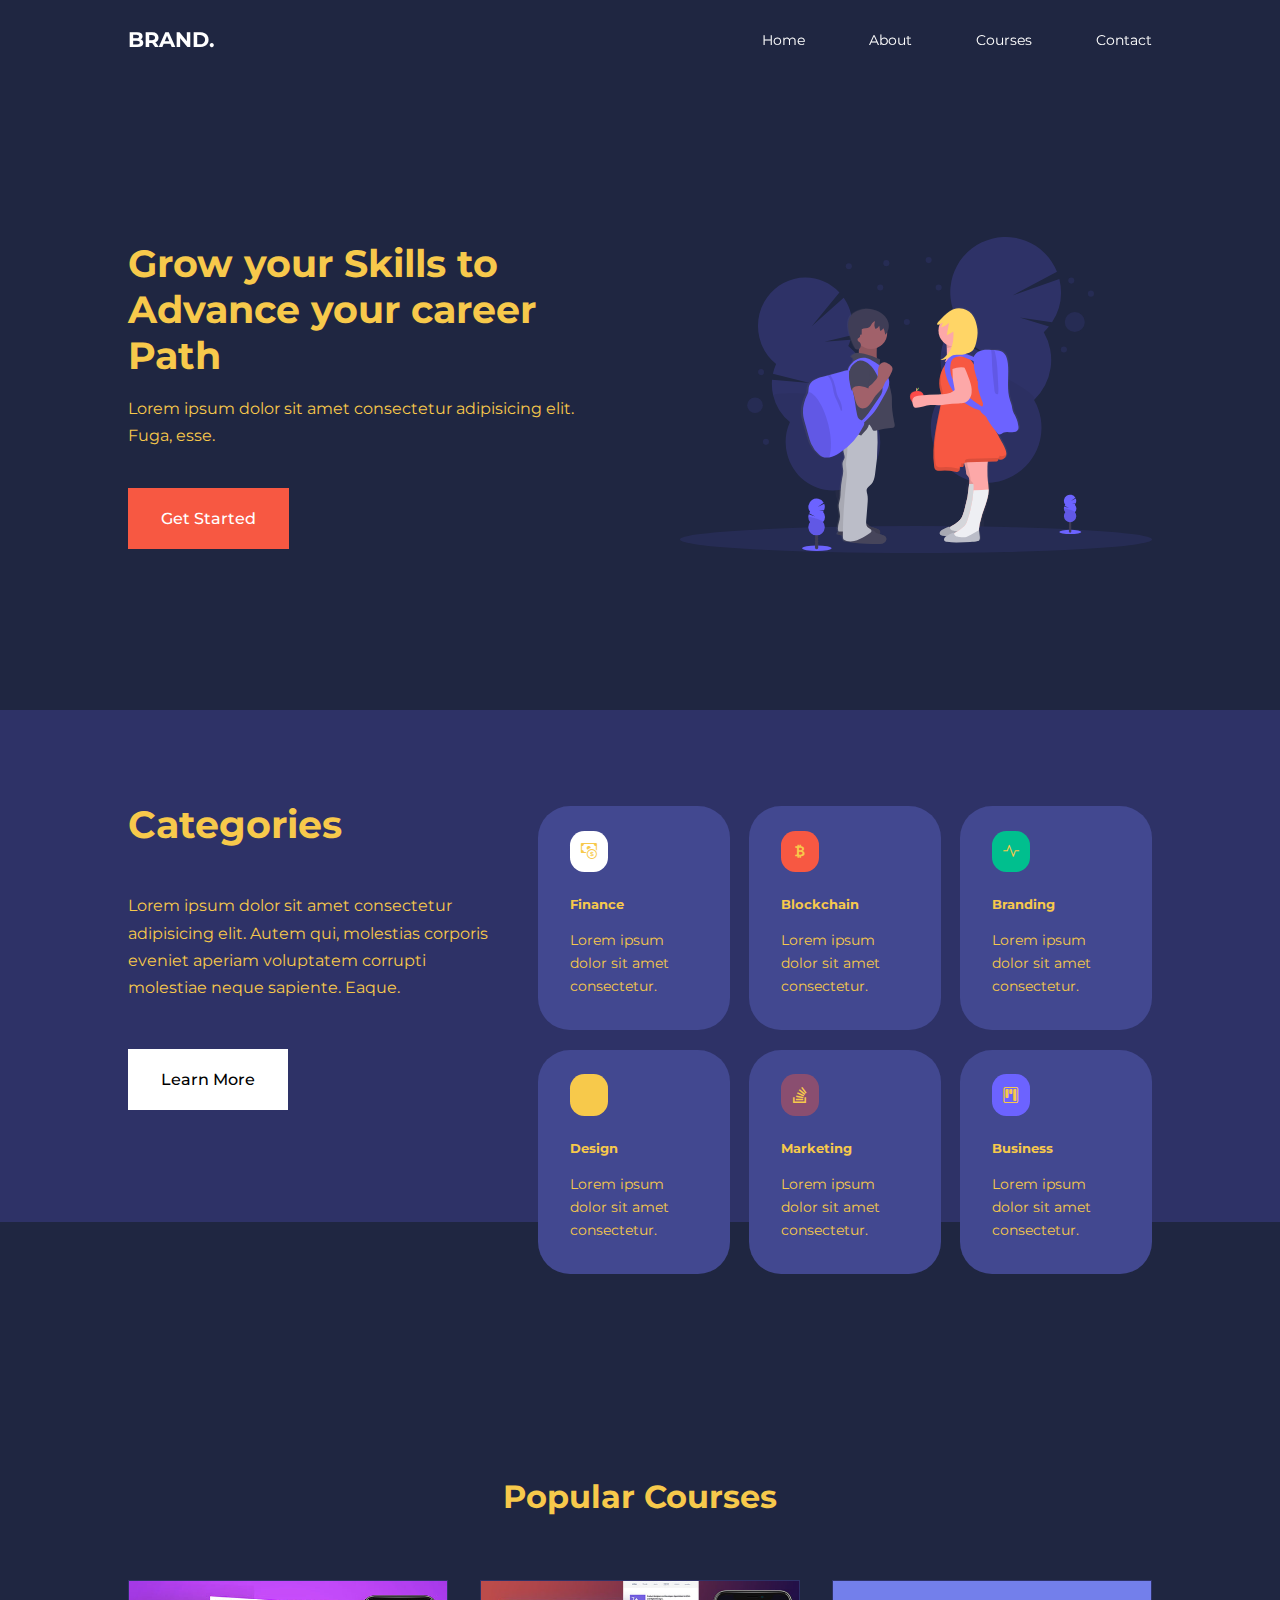
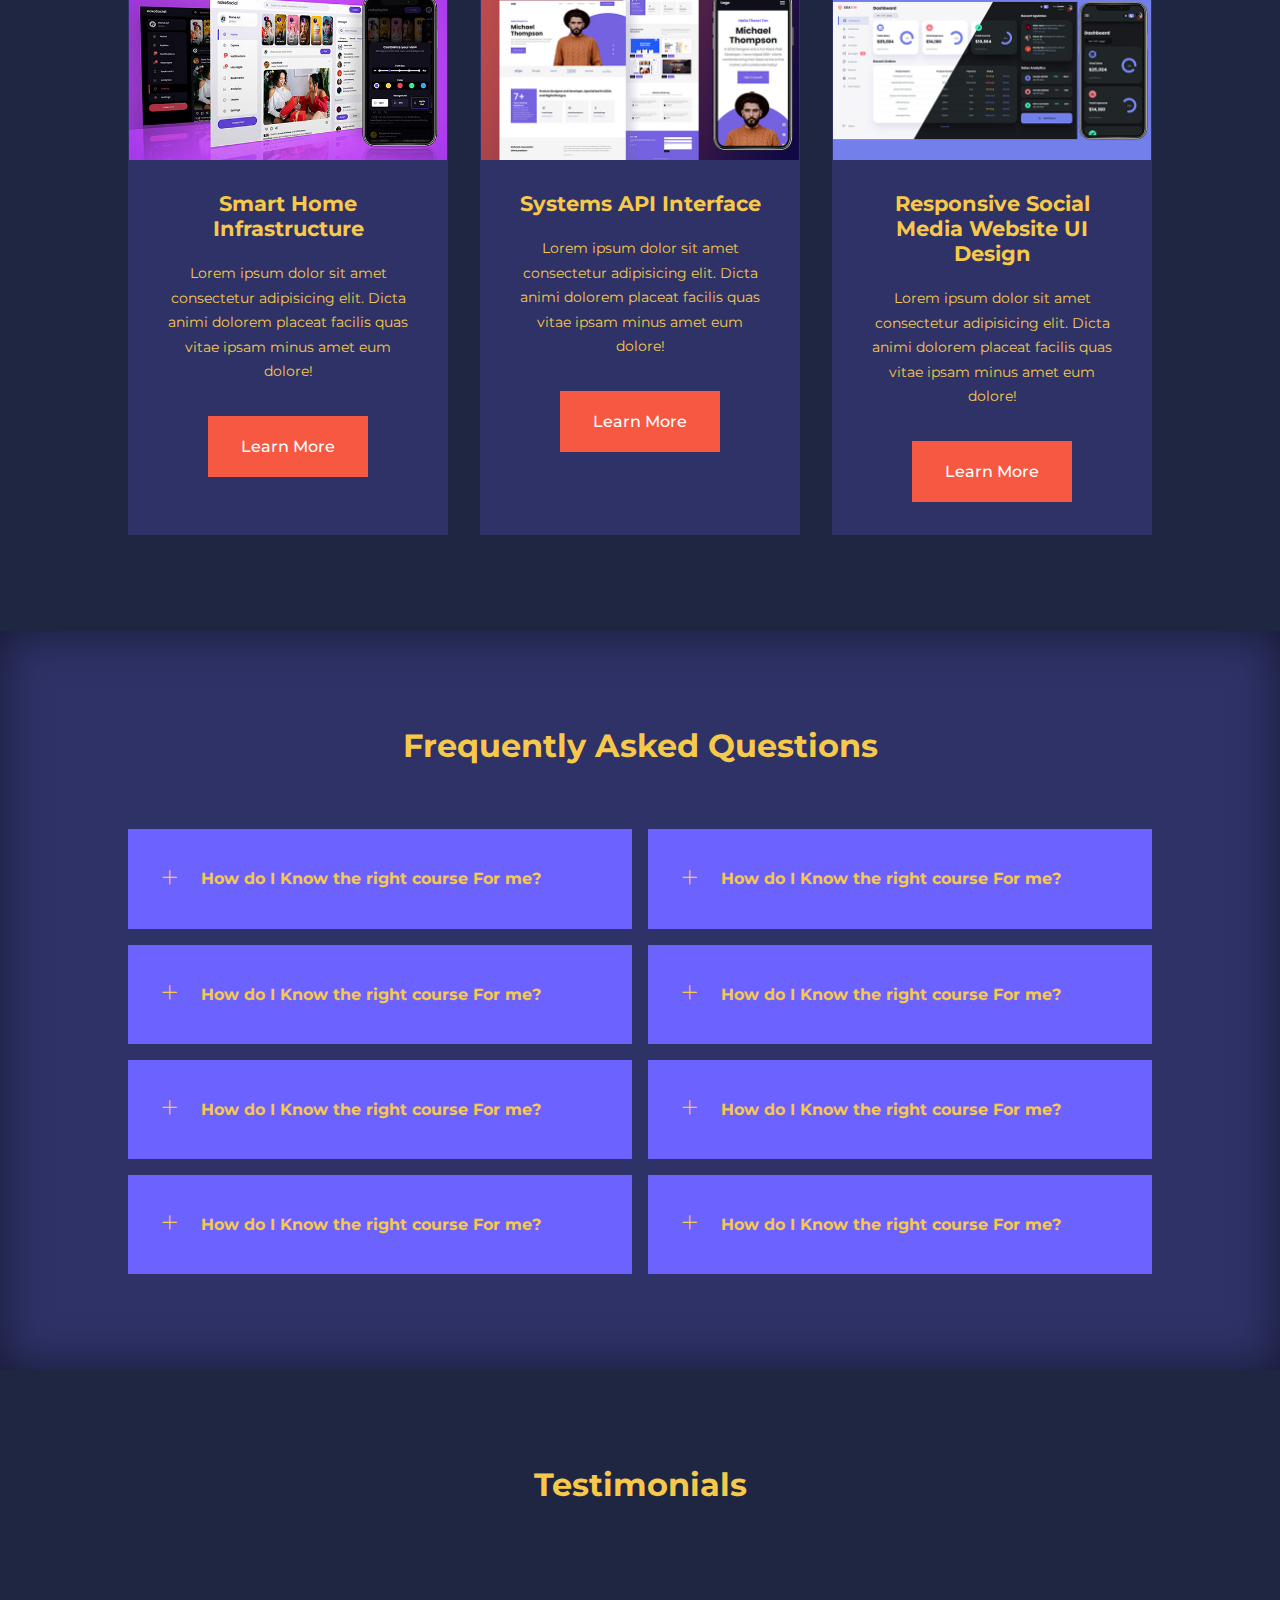
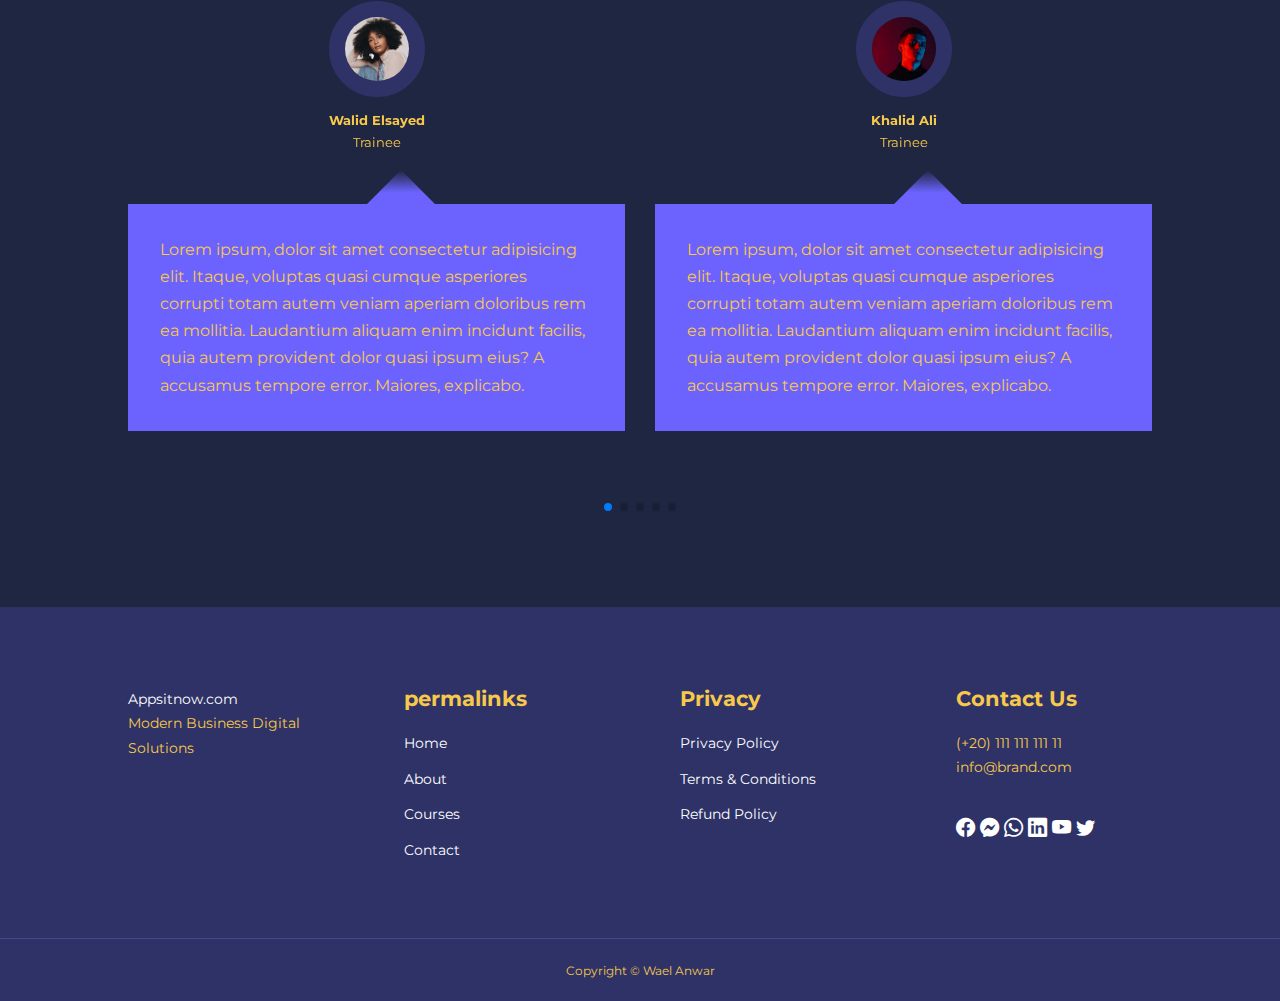
<file: index.html>
<!DOCTYPE html>
<html lang="en">
<head>
    <meta charset="UTF-8">
    <meta http-equiv="X-UA-Compatible" content="IE=edge">
    <meta name="viewport" content="width=device-width, initial-scale=1.0">
    <!-- Bootstrap Icons-->
    <link rel="stylesheet" href="https://cdn.jsdelivr.net/npm/bootstrap-icons@1.11.2/font/bootstrap-icons.min.css">
    <!--SWIPER JS-->
    <link rel="stylesheet" href="https://cdn.jsdelivr.net/npm/swiper@11/swiper-bundle.min.css"/>
    <!-- custom Style -->
    <link rel="stylesheet" href="./css/style.css">

    <title>Education</title>

</head>
<body>
    <!-- Navbar | start -->
    <nav>
        <div class="container nav__container">
            <a href="index.html"><h4>BRAND.</h4></a>
            <ul class="nav__menu">
                <li><a href="index.html">Home</a></li>
                <li><a href="about.html">About</a></li>
                <li><a href="courses.html">Courses</a></li>
                <li><a href="contacts.html">Contact</a></li>
            </ul>
            <button id="open-menu-btn"><i class="bi bi-list"></i></button>
            <button id="close-menu-btn"><i class="bi bi-x-lg"></i></button>
        </div>
    </nav>
    <!-- Navbar | end  -->



    <!-- HEADER section | start -->
    <header>
        <div class="container header__container">

            <div class="header__left">
                <h1>Grow your Skills to Advance your career Path</h1>
                <p>Lorem ipsum dolor sit amet consectetur adipisicing elit. Fuga, esse.</p>
                <a href="cources.html" class="btn btn-primary">Get Started</a>
            </div>
            
            <div class="header__right">
                
                <div class="header__right-image">
                    <img src="./images/header.svg">
                </div>
            </div>
            
        </div>
    </header>
    <!-- HEADER Section | end -->



    <!-- Categories | Start -->
    <section class="categories">
        <div class="container categories__container">

            <div class="categories__left">
                <h1>Categories</h1>
                <p>Lorem ipsum dolor sit amet consectetur adipisicing elit. Autem qui, molestias corporis eveniet aperiam voluptatem corrupti molestiae neque sapiente. Eaque.</p>
                <a href="#" class="btn">Learn More</a>
            </div>            

            <div class="categories__right">

                <article class="category">
                    <span class="category__icon"><i class="bi bi-cash-coin"></i></span>
                    <h5>Finance</h5>
                    <p>Lorem ipsum dolor sit amet consectetur.</p>
                </article>

                <article class="category">
                    <span class="category__icon"><i class="bi bi-currency-bitcoin"></i></span>
                    <h5>Blockchain</h5>
                    <p>Lorem ipsum dolor sit amet consectetur.</p>
                </article>

                <article class="category">
                    <span class="category__icon"><i class="bi bi-activity"></i></span>
                    <h5>Branding</h5>
                    <p>Lorem ipsum dolor sit amet consectetur.</p>
                </article>

                <article class="category">
                    <span class="category__icon"><i class="bi bi-border-inner"></i></span>
                    <h5>Design</h5>
                    <p>Lorem ipsum dolor sit amet consectetur.</p>
                </article>

                <article class="category">
                    <span class="category__icon"><i class="bi bi-stack-overflow"></i></span>
                    <h5>Marketing</h5>
                    <p>Lorem ipsum dolor sit amet consectetur.</p>
                </article>

                <article class="category">
                    <span class="category__icon"><i class="bi bi-kanban"></i></span>
                    <h5>Business</h5>
                    <p>Lorem ipsum dolor sit amet consectetur.</p>
                </article>


            </div>

        </div>
    </section>
    <!-- Categories | end -->



    
    <!-- Cources | start -->
    <section class="courses">
        <h2>Popular Courses</h2>
        <div class="container courses__container">

            <!-- Course# 1-->
            <article class="course">    
                <div class="course__image">
                    <img src="./images/course1.jpg">
                </div>

                <div class="course__info">
                    <h4>Smart Home Infrastructure</h4>
                    <p>
                        Lorem ipsum dolor sit amet consectetur adipisicing elit. Dicta animi dolorem placeat facilis quas vitae ipsam minus amet eum dolore!
                    </p>
                    <a href="course.html" class="btn btn-primary">Learn More</a>
                </div>
                
            </article>

            <!-- Course# 2-->
            <article class="course">
                <div class="course__image">
                    <img src="./images/course2.jpg">
                </div>
                
                <div class="course__info">
                    <h4>Systems API Interface</h4>
                    <p>
                        Lorem ipsum dolor sit amet consectetur adipisicing elit. Dicta animi dolorem placeat facilis quas vitae ipsam minus amet eum dolore!
                    </p>
                    <a href="course.html" class="btn btn-primary">Learn More</a>
                </div>

            </article>

            <!-- Course# 3-->
            <article class="course">
                <div class="course__image">
                    <img src="./images/course3.jpg">
                </div>

                <div class="course__info">
                    <h4>Responsive Social Media Website UI Design</h4>
                    <p>
                        Lorem ipsum dolor sit amet consectetur adipisicing elit. Dicta animi dolorem placeat facilis quas vitae ipsam minus amet eum dolore!
                    </p>
                    <a href="course.html" class="btn btn-primary">Learn More</a>
                </div>

            </article>
        </div>
    </section>
    <!-- Cources | end -->




    <!--FAQs | start -->
    <section class="faqs">
        <h2>Frequently Asked Questions</h2>
        <div class="container faqs__container">

            <article class="faq"> 
                <div class="faq__icon"><i class="bi bi-plus-lg"></i></div>
                <div class="question__answer">
                    <h4>How do I Know the right course For me?</h4>
                    <p>Lorem ipsum dolor sit amet consectetur adipisicing elit. Consequuntur nihil fuga mollitia doloribus fugiat. Maxime eos nulla ipsum quos doloribus corporis similique, itaque ducimus beatae, dolorum accusamus dolorem, non a.</p>
                </div>
            </article>

            <article class="faq"> 
                <div class="faq__icon"><i class="bi bi-plus-lg"></i></div>
                <div class="question__answer">
                    <h4>How do I Know the right course For me?</h4>
                    <p>Lorem ipsum dolor sit amet consectetur adipisicing elit. Consequuntur nihil fuga mollitia doloribus fugiat. Maxime eos nulla ipsum quos doloribus corporis similique, itaque ducimus beatae, dolorum accusamus dolorem, non a.</p>
                </div>
            </article>

            <article class="faq"> 
                <div class="faq__icon"><i class="bi bi-plus-lg"></i></div>
                <div class="question__answer">
                    <h4>How do I Know the right course For me?</h4>
                    <p>Lorem ipsum dolor sit amet consectetur adipisicing elit. Consequuntur nihil fuga mollitia doloribus fugiat. Maxime eos nulla ipsum quos doloribus corporis similique, itaque ducimus beatae, dolorum accusamus dolorem, non a.</p>
                </div>
            </article>

            <article class="faq"> 
                <div class="faq__icon"><i class="bi bi-plus-lg"></i></div>
                <div class="question__answer">
                    <h4>How do I Know the right course For me?</h4>
                    <p>Lorem ipsum dolor sit amet consectetur adipisicing elit. Consequuntur nihil fuga mollitia doloribus fugiat. Maxime eos nulla ipsum quos doloribus corporis similique, itaque ducimus beatae, dolorum accusamus dolorem, non a.</p>
                </div>
            </article>

            <article class="faq"> 
                <div class="faq__icon"><i class="bi bi-plus-lg"></i></div>
                <div class="question__answer">
                    <h4>How do I Know the right course For me?</h4>
                    <p>Lorem ipsum dolor sit amet consectetur adipisicing elit. Consequuntur nihil fuga mollitia doloribus fugiat. Maxime eos nulla ipsum quos doloribus corporis similique, itaque ducimus beatae, dolorum accusamus dolorem, non a.</p>
                </div>
            </article>

            <article class="faq"> 
                <div class="faq__icon"><i class="bi bi-plus-lg"></i></div>
                <div class="question__answer">
                    <h4>How do I Know the right course For me?</h4>
                    <p>Lorem ipsum dolor sit amet consectetur adipisicing elit. Consequuntur nihil fuga mollitia doloribus fugiat. Maxime eos nulla ipsum quos doloribus corporis similique, itaque ducimus beatae, dolorum accusamus dolorem, non a.</p>
                </div>
            </article>

            <article class="faq"> 
                <div class="faq__icon"><i class="bi bi-plus-lg"></i></div>
                <div class="question__answer">
                    <h4>How do I Know the right course For me?</h4>
                    <p>Lorem ipsum dolor sit amet consectetur adipisicing elit. Consequuntur nihil fuga mollitia doloribus fugiat. Maxime eos nulla ipsum quos doloribus corporis similique, itaque ducimus beatae, dolorum accusamus dolorem, non a.</p>
                </div>
            </article>

            <article class="faq"> 
                <div class="faq__icon"><i class="bi bi-plus-lg"></i></div>
                <div class="question__answer">
                    <h4>How do I Know the right course For me?</h4>
                    <p>Lorem ipsum dolor sit amet consectetur adipisicing elit. Consequuntur nihil fuga mollitia doloribus fugiat. Maxime eos nulla ipsum quos doloribus corporis similique, itaque ducimus beatae, dolorum accusamus dolorem, non a.</p>
                </div>
            </article>

        </div>
    </section>
    <!-- FAQs | end -->




    <!-- Testimonials | start -->
    <section class="container testimonials__container mySwiper">
        <h2>Testimonials</h2>
        <div class="swiper-wrapper">
            <!-- testimonial# 1-->
            <article class="testimonial swiper-slide">
                <div class="avatar">
                    <img src="./images/avatar1.jpg">
                </div>

                <div class="testimonial__info">
                    <h5>Walid Elsayed</h5>
                    <small>Trainee</small>
                </div>

                <div class="testimonial__body">
                    <p>
                        Lorem ipsum, dolor sit amet consectetur adipisicing elit. Itaque, voluptas quasi cumque asperiores corrupti totam autem veniam aperiam doloribus rem ea mollitia. Laudantium aliquam enim incidunt facilis, quia autem provident dolor quasi ipsum eius? A accusamus tempore error. Maiores, explicabo.
                    </p>
                </div>
            </article>

            <!-- testimonial# 2-->
            <article class="testimonial swiper-slide">
                <div class="avatar">
                    <img src="./images/avatar2.jpg">
                </div>

                <div class="testimonial__info">
                    <h5>Khalid Ali</h5>
                    <small>Trainee</small>
                </div>

                <div class="testimonial__body">
                    <p>
                        Lorem ipsum, dolor sit amet consectetur adipisicing elit. Itaque, voluptas quasi cumque asperiores corrupti totam autem veniam aperiam doloribus rem ea mollitia. Laudantium aliquam enim incidunt facilis, quia autem provident dolor quasi ipsum eius? A accusamus tempore error. Maiores, explicabo.
                    </p>
                </div>
            </article>

            <!-- testimonial# 3-->
            <article class="testimonial swiper-slide">
                <div class="avatar">
                    <img src="./images/avatar3.jpg">
                </div>

                <div class="testimonial__info">
                    <h5>Youmna yoessef</h5>
                    <small>Trainee</small>
                </div>

                <div class="testimonial__body">
                    <p>
                        Lorem ipsum, dolor sit amet consectetur adipisicing elit. Itaque, voluptas quasi cumque asperiores corrupti totam autem veniam aperiam doloribus rem ea mollitia. Laudantium aliquam enim incidunt facilis, quia autem provident dolor quasi ipsum eius? A accusamus tempore error. Maiores, explicabo.
                    </p>
                </div>
            </article>

            <!-- testimonial# 4-->
            <article class="testimonial swiper-slide">
                <div class="avatar">
                    <img src="./images/avatar4.jpg">
                </div>

                <div class="testimonial__info">
                    <h5>Saher Lol</h5>
                    <small>Trainee</small>
                </div>

                <div class="testimonial__body">
                    <p>
                        Lorem ipsum, dolor sit amet consectetur adipisicing elit. Itaque, voluptas quasi cumque asperiores corrupti totam autem veniam aperiam doloribus rem ea mollitia. Laudantium aliquam enim incidunt facilis, quia autem provident dolor quasi ipsum eius? A accusamus tempore error. Maiores, explicabo.
                    </p>
                </div>
            </article>

            <!-- testimonial# 5-->
            <article class="testimonial swiper-slide">
                <div class="avatar">
                    <img src="./images/avatar5.jpg">
                </div>

                <div class="testimonial__info">
                    <h5>Ahmad Omar</h5>
                    <small>Trainee</small>
                </div>

                <div class="testimonial__body">
                    <p>
                        Lorem ipsum, dolor sit amet consectetur adipisicing elit. Itaque, voluptas quasi cumque asperiores corrupti totam autem veniam aperiam doloribus rem ea mollitia. Laudantium aliquam enim incidunt facilis, quia autem provident dolor quasi ipsum eius? A accusamus tempore error. Maiores, explicabo.
                    </p>
                </div>
            </article>
            
            <!-- testimonial# 6-->
            <article class="testimonial swiper-slide">
                <div class="avatar">
                    <img src="./images/avatar6.jpg">
                </div>

                <div class="testimonial__info">
                    <h5>Mona Shalaby</h5>
                    <small>Trainee</small>
                </div>

                <div class="testimonial__body">
                    <p>
                        Lorem ipsum, dolor sit amet consectetur adipisicing elit. Itaque, voluptas quasi cumque asperiores corrupti totam autem veniam aperiam doloribus rem ea mollitia. Laudantium aliquam enim incidunt facilis, quia autem provident dolor quasi ipsum eius? A accusamus tempore error. Maiores, explicabo.
                    </p>
                </div>
            </article>
        </div>
        <div class="swiper-pagination"></div>
    </section>
    <!-- Testimonials | end -->



    <!-- Footer | start -->
    <footer class="footer">
        <div class="container footer__container">

            <div class="footer__1">
                <a href="index.html" class="footer__logo">Appsitnow.com</a>
                <p>Modern Business Digital Solutions</p>
            </div>

            <div class="footer__2">
                <h4>permalinks</h4>
                <ul class="permalinks">
                    <li><a href="index.html">Home</a></li>
                    <li><a href="about.html">About</a></li>
                    <li><a href="courses.html">Courses</a></li>
                    <li><a href="contact.html">Contact</a></li>
                </ul>
            </div>

            <div class="footer__3">
                <h4>Privacy</h4>
                <ul class="privacy">
                    <li><a href="#">Privacy Policy</a></li>
                    <li><a href="#">Terms & Conditions</a></li>
                    <li><a href="#">Refund Policy</a></li>
                </ul>
            </div>

            <div class="footer__4">
                <h4>Contact Us</h4>
                <div>
                    <p>(+20) 111 111 111 11</p>
                    <p>info@brand.com</p>
                </div>

                <ul class="footer__socials">
                    <li>
                        <a href="#"><i class="bi bi-facebook"></i></a>
                        <a href="#"><i class="bi bi-messenger"></i></a>
                        <a href="#"><i class="bi bi-whatsapp"></i></a>
                        <a href="#"><i class="bi bi-linkedin"></i></a>
                        <a href="#"><i class="bi bi-youtube"></i></a>
                        <a href="#"><i class="bi bi-twitter"></i></a>
                    </li>
                </ul>
            </div>
        </div>

        <div class="footer__copyrights">
            <small>Copyright &copy; Wael Anwar</small>
        </div>
    </footer>
    <!-- Footer | end -->


    <!-- SWIPER JS -->
    <script src="https://cdn.jsdelivr.net/npm/swiper@11/swiper-bundle.min.js"></script>
    <!-- Main JS-->
    <script src="js/main.js"></script>
    <!-- Swiper code -->
    <script>
        var swiper = new Swiper(".mySwiper", {
          slidesPerView: 1,
          spaceBetween: 30,
          pagination: {
            el: ".swiper-pagination",
            clickable: true,
          },
          //when window width is >= 600px
          breakpoints: {
            600:{
                slidesPerView: 2
            }
          }
        });
      </script>

</body>
</html>
</file>
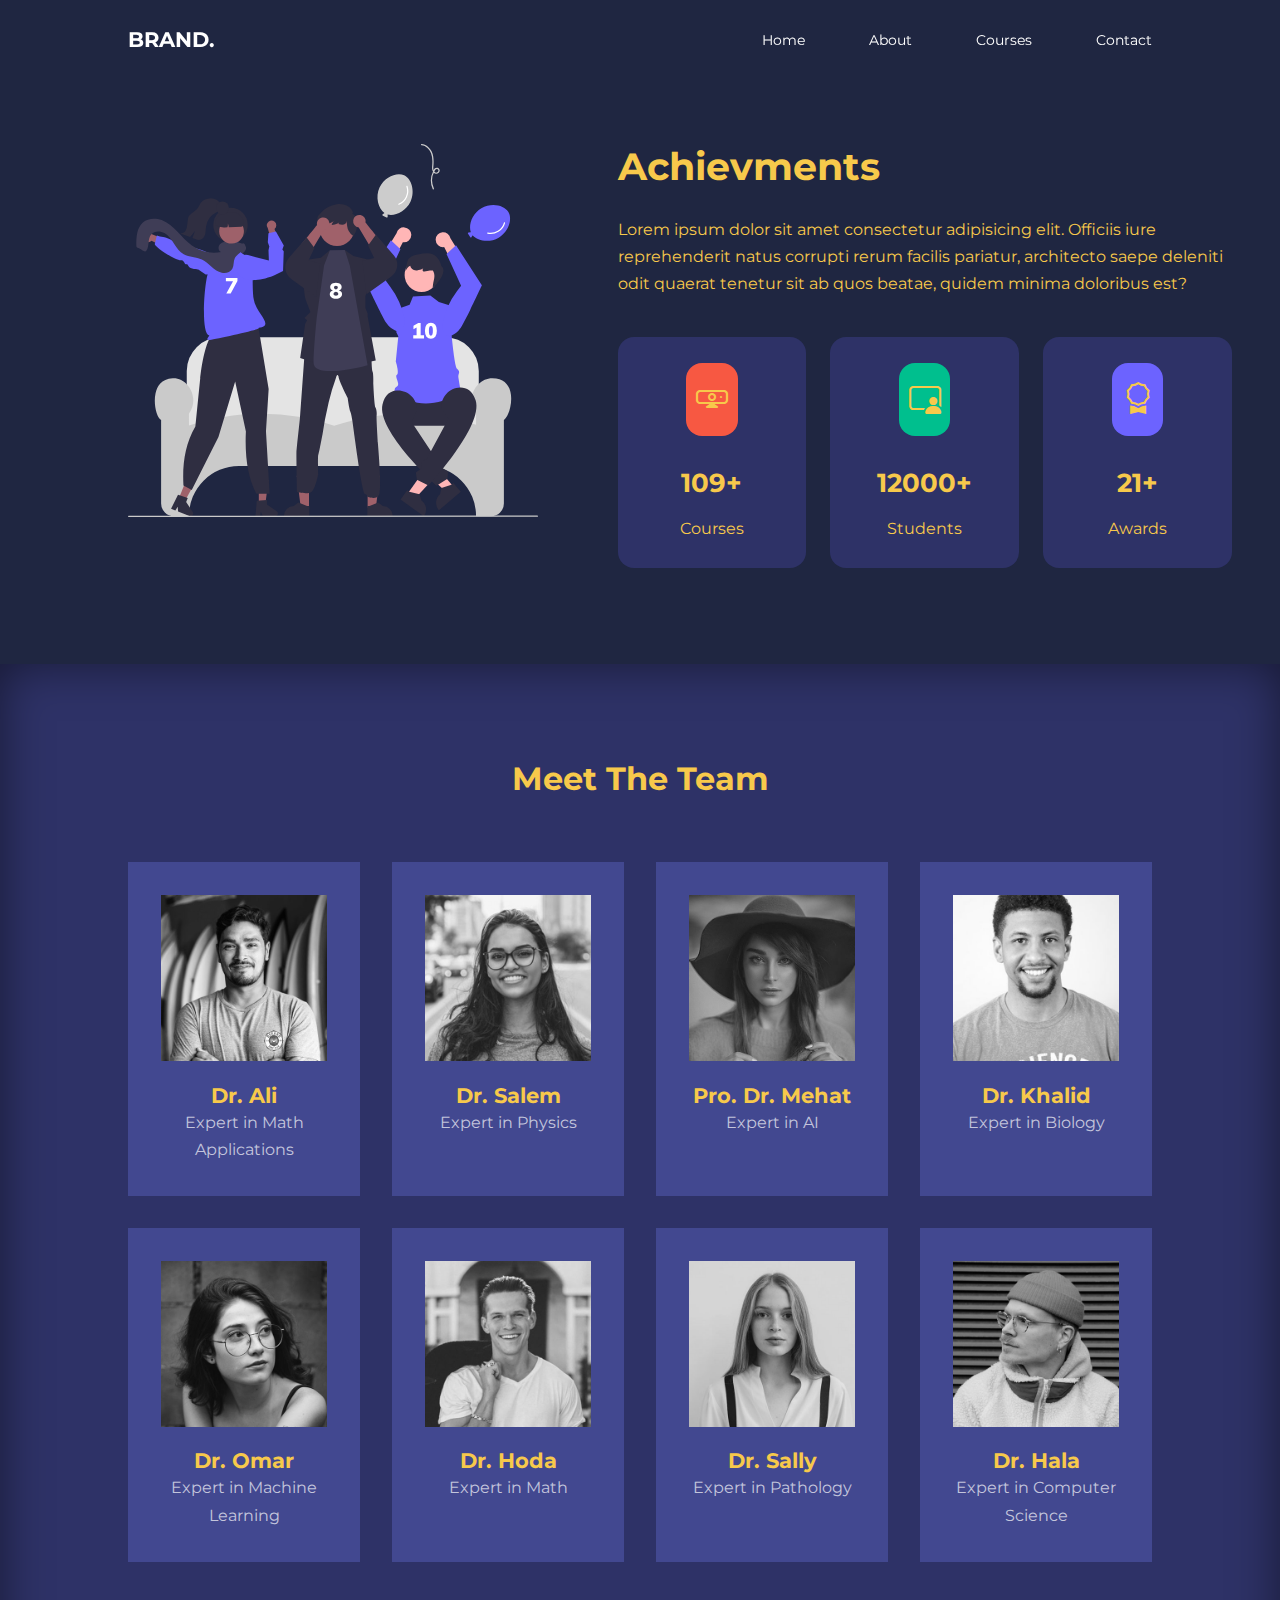
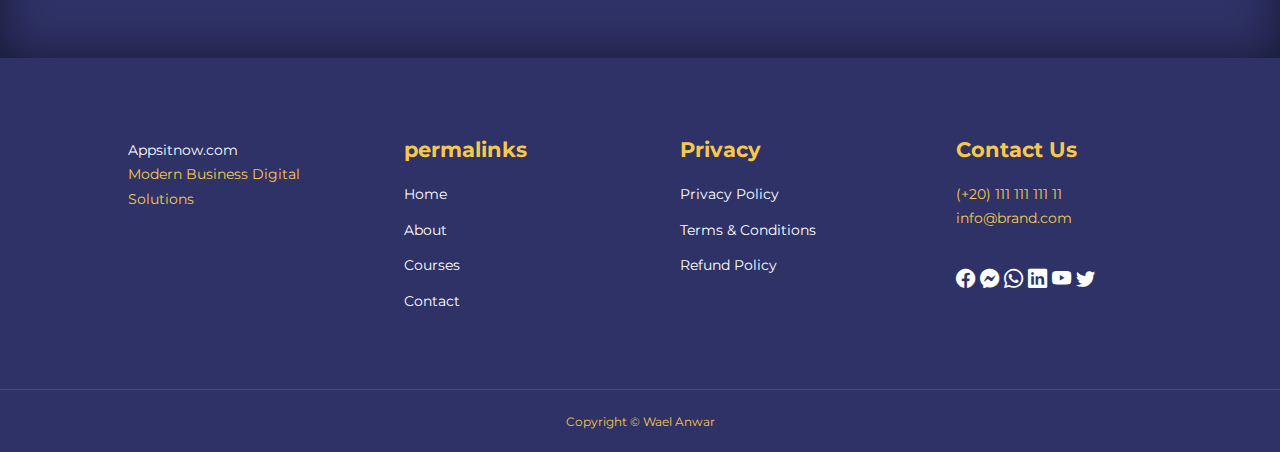
<file: about.html>
<!DOCTYPE html>
<html lang="en">
<head>
    <meta charset="UTF-8">
    <meta http-equiv="X-UA-Compatible" content="IE=edge">
    <meta name="viewport" content="width=device-width, initial-scale=1.0">
    <!-- Bootstrap Icons-->
    <link rel="stylesheet" href="https://cdn.jsdelivr.net/npm/bootstrap-icons@1.11.2/font/bootstrap-icons.min.css">
    <!-- custom Style -->
    <link rel="stylesheet" href="./css/style.css">
    <link rel="stylesheet" href="./css/about.css">

    <title>About</title>

</head>
<body>
    <!-- Navbar | start -->
    <nav>
        <div class="container nav__container">
            <a href="index.html"><h4>BRAND.</h4></a>
            <ul class="nav__menu">
                <li><a href="index.html">Home</a></li>
                <li><a href="about.html">About</a></li>
                <li><a href="courses.html">Courses</a></li>
                <li><a href="contacts.html">Contact</a></li>
            </ul>
            <button id="open-menu-btn"><i class="bi bi-list"></i></button>
            <button id="close-menu-btn"><i class="bi bi-x-lg"></i></button>
        </div>
    </nav>
    <!-- Navbar | end  -->




    <!-- Achievments | start -->
    <section class="about__achievments">
        <div class="container about__achievments-container">

            <div class="about__achievments-left">
                <img src="./images/about achievements.svg">
            </div>

            <div class="about__achievments-right">
                <h1>Achievments</h1>
                <p>Lorem ipsum dolor sit amet consectetur adipisicing elit. Officiis iure reprehenderit natus corrupti rerum facilis pariatur, architecto saepe deleniti odit quaerat tenetur sit ab quos beatae, quidem minima doloribus est?</p>
                <div class="achievments__cards">

                    <article class="achievment__card">
                        <span class="achievment__icon">
                            <i class="bi bi-webcam"></i>
                        </span>
                        <h3>109+</h3>
                        <p>Courses</p>
                    </article>

                    <article class="achievment__card">
                        <span class="achievment__icon">
                            <i class="bi bi-person-video3"></i>
                        </span>
                        <h3>12000+</h3>
                        <p>Students</p>
                    </article>

                    <article class="achievment__card">
                        <span class="achievment__icon">
                            <i class="bi bi-award"></i>
                        </span>
                        <h3>21+</h3>
                        <p>Awards</p>
                    </article>


                </div>
            </div>
        </div>
    </section>
    <!-- Achievments | end -->



    <!-- TEAM | start -->
    <section class="team">
        <h2>Meet The Team</h2>
        <div class="container team__container">
            <!-- Member# 1-->
            <article class="team__member">
                <div class="team__member-image">
                    <img src="./images/tm1.jpg">
                </div>
                <div class="team__member-info">
                    <h4>Dr. Ali</h4>
                    <p>Expert in Math Applications</p>
                </div>
                <div class="team__member-socials">
                    <a href="https://instagram.com" target="_blank"><i class="bi bi-instagram"></i></a>
                    <a href="https://twitter.com" target="_blank"><i class="bi bi-twitter"></i></a>
                    <a href="https://linkedin.com" target="_blank"><i class="bi bi-linkedin"></i></a>
                </div>
            </article>
            <!-- Member# 2-->
            <article class="team__member">
                <div class="team__member-image">
                    <img src="./images/tm2.jpg">
                </div>
                <div class="team__member-info">
                    <h4>Dr. Salem</h4>
                    <p>Expert in Physics</p>
                </div>
                <div class="team__member-socials">
                    <a href="https://instagram.com" target="_blank"><i class="bi bi-instagram"></i></a>
                    <a href="https://twitter.com" target="_blank"><i class="bi bi-twitter"></i></a>
                    <a href="https://linkedin.com" target="_blank"><i class="bi bi-linkedin"></i></a>
                </div>
            </article>
            <!-- Member# 3-->
            <article class="team__member">
                <div class="team__member-image">
                    <img src="./images/tm3.jpg">
                </div>
                <div class="team__member-info">
                    <h4>Pro. Dr. Mehat</h4>
                    <p>Expert in AI</p>
                </div>
                <div class="team__member-socials">
                    <a href="https://instagram.com" target="_blank"><i class="bi bi-instagram"></i></a>
                    <a href="https://twitter.com" target="_blank"><i class="bi bi-twitter"></i></a>
                    <a href="https://linkedin.com" target="_blank"><i class="bi bi-linkedin"></i></a>
                </div>
            </article>
            <!-- Member# 4-->
            <article class="team__member">
                <div class="team__member-image">
                    <img src="./images/tm4.jpg">
                </div>
                <div class="team__member-info">
                    <h4>Dr. Khalid</h4>
                    <p>Expert in Biology</p>
                </div>
                <div class="team__member-socials">
                    <a href="https://instagram.com" target="_blank"><i class="bi bi-instagram"></i></a>
                    <a href="https://twitter.com" target="_blank"><i class="bi bi-twitter"></i></a>
                    <a href="https://linkedin.com" target="_blank"><i class="bi bi-linkedin"></i></a>
                </div>
            </article>
            <!-- Member# 5-->
            <article class="team__member">
                <div class="team__member-image">
                    <img src="./images/tm5.jpg">
                </div>
                <div class="team__member-info">
                    <h4>Dr. Omar</h4>
                    <p>Expert in Machine Learning</p>
                </div>
                <div class="team__member-socials">
                    <a href="https://instagram.com" target="_blank"><i class="bi bi-instagram"></i></a>
                    <a href="https://twitter.com" target="_blank"><i class="bi bi-twitter"></i></a>
                    <a href="https://linkedin.com" target="_blank"><i class="bi bi-linkedin"></i></a>
                </div>
            </article>
            <!-- Member# 6-->
            <article class="team__member">
                <div class="team__member-image">
                    <img src="./images/tm6.jpg">
                </div>
                <div class="team__member-info">
                    <h4>Dr. Hoda</h4>
                    <p>Expert in Math</p>
                </div>
                <div class="team__member-socials">
                    <a href="https://instagram.com" target="_blank"><i class="bi bi-instagram"></i></a>
                    <a href="https://twitter.com" target="_blank"><i class="bi bi-twitter"></i></a>
                    <a href="https://linkedin.com" target="_blank"><i class="bi bi-linkedin"></i></a>
                </div>
            </article>
            <!-- Member# 7-->
            <article class="team__member">
                <div class="team__member-image">
                    <img src="./images/tm7.jpg">
                </div>
                <div class="team__member-info">
                    <h4>Dr. Sally</h4>
                    <p>Expert in Pathology</p>
                </div>
                <div class="team__member-socials">
                    <a href="https://instagram.com" target="_blank"><i class="bi bi-instagram"></i></a>
                    <a href="https://twitter.com" target="_blank"><i class="bi bi-twitter"></i></a>
                    <a href="https://linkedin.com" target="_blank"><i class="bi bi-linkedin"></i></a>
                </div>
            </article>
            <!-- Member# 8-->
            <article class="team__member">
                <div class="team__member-image">
                    <img src="./images/tm8.jpg">
                </div>
                <div class="team__member-info">
                    <h4>Dr. Hala</h4>
                    <p>Expert in Computer Science</p>
                </div>
                <div class="team__member-socials">
                    <a href="https://instagram.com" target="_blank"><i class="bi bi-instagram"></i></a>
                    <a href="https://twitter.com" target="_blank"><i class="bi bi-twitter"></i></a>
                    <a href="https://linkedin.com" target="_blank"><i class="bi bi-linkedin"></i></a>
                </div>
            </article>

        </div>
    </section>
    <!-- TEAM | end -->


    <!-- Footer | start -->
    <footer class="footer">
        <div class="container footer__container">

            <div class="footer__1">
                <a href="index.html" class="footer__logo">Appsitnow.com</a>
                <p>Modern Business Digital Solutions</p>
            </div>

            <div class="footer__2">
                <h4>permalinks</h4>
                <ul class="permalinks">
                    <li><a href="index.html">Home</a></li>
                    <li><a href="about.html">About</a></li>
                    <li><a href="courses.html">Courses</a></li>
                    <li><a href="contact.html">Contact</a></li>
                </ul>
            </div>

            <div class="footer__3">
                <h4>Privacy</h4>
                <ul class="privacy">
                    <li><a href="#">Privacy Policy</a></li>
                    <li><a href="#">Terms & Conditions</a></li>
                    <li><a href="#">Refund Policy</a></li>
                </ul>
            </div>

            <div class="footer__4">
                <h4>Contact Us</h4>
                <div>
                    <p>(+20) 111 111 111 11</p>
                    <p>info@brand.com</p>
                </div>

                <ul class="footer__socials">
                    <li>
                        <a href="#"><i class="bi bi-facebook"></i></a>
                        <a href="#"><i class="bi bi-messenger"></i></a>
                        <a href="#"><i class="bi bi-whatsapp"></i></a>
                        <a href="#"><i class="bi bi-linkedin"></i></a>
                        <a href="#"><i class="bi bi-youtube"></i></a>
                        <a href="#"><i class="bi bi-twitter"></i></a>
                    </li>
                </ul>
            </div>
        </div>

        <div class="footer__copyrights">
            <small>Copyright &copy; Wael Anwar</small>
        </div>
    </footer>
    <!-- Footer | end -->



    <!-- Main JS-->
    <script src="js/main.js"></script>
</body>
</html>
</file>
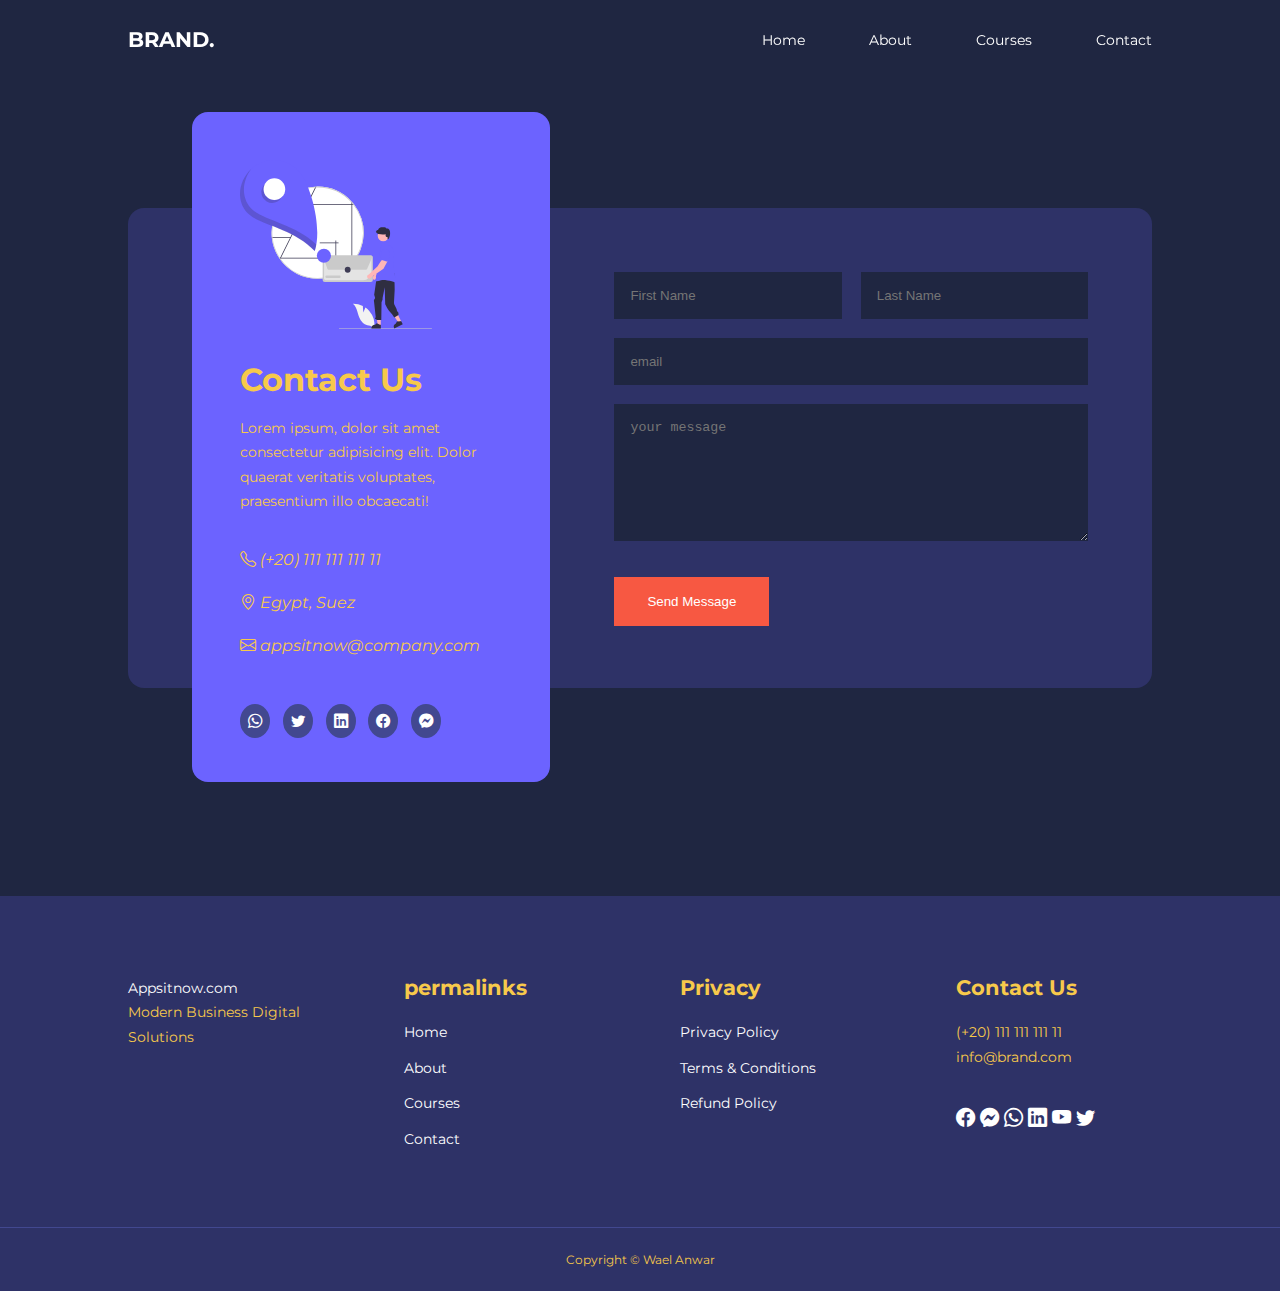
<file: contacts.html>
<!DOCTYPE html>
<html lang="en">
<head>
    <meta charset="UTF-8">
    <meta http-equiv="X-UA-Compatible" content="IE=edge">
    <meta name="viewport" content="width=device-width, initial-scale=1.0">
    <!-- Bootstrap Icons-->
    <link rel="stylesheet" href="https://cdn.jsdelivr.net/npm/bootstrap-icons@1.11.2/font/bootstrap-icons.min.css">
    <!--SWIPER JS-->
    <link rel="stylesheet" href="https://cdn.jsdelivr.net/npm/swiper@11/swiper-bundle.min.css"/>
    <!-- custom Style -->
    <link rel="stylesheet" href="./css/style.css">
    <link rel="stylesheet" href="./css/contacts.css">

    <title>Contacts</title>

</head>
<body>
    <!-- Navbar | start -->
    <nav>
        <div class="container nav__container">
            <a href="index.html"><h4>BRAND.</h4></a>
            <ul class="nav__menu">
                <li><a href="index.html">Home</a></li>
                <li><a href="about.html">About</a></li>
                <li><a href="courses.html">Courses</a></li>
                <li><a href="contacts.html">Contact</a></li>
            </ul>
            <button id="open-menu-btn"><i class="bi bi-list"></i></button>
            <button id="close-menu-btn"><i class="bi bi-x-lg"></i></button>
        </div>
    </nav>
    <!-- Navbar | end  -->



    <!-- Contacts -->
    <section class="contact">
        <div class="container contact__container">
            <aside class="contact__aside">
                <div class="aside__image">
                    <img src="./images/contact.svg">
                </div>
                <h2>Contact Us</h2>
                <p>
                    Lorem ipsum, dolor sit amet consectetur adipisicing elit. Dolor quaerat veritatis voluptates, praesentium illo obcaecati!
                </p>
                <ul class="contact__details">
                    <li><i class="bi bi-telephone"><span>   (+20) 111 111 111 11</span></i></li>
                    <li><i class="bi bi-geo-alt"><span>   Egypt, Suez</span></i></li>
                    <li><i class="bi bi-envelope">  appsitnow@company.com</i></li>
                </ul>

                <ul class="contact__socials">
                    <li><a href="https://whatsapp.com"><i class="bi bi-whatsapp"></i></a></li>
                    <li><a href="https://x.com"><i class="bi bi-twitter"></i></a></li>
                    <li><a href="https://linkedin.com"><i class="bi bi-linkedin"></i></a></li>
                    <li><a href="https://facebook.com"><i class="bi bi-facebook"></i></a></li>
                    <li><a href="https://messenger.com"><i class="bi bi-messenger"></i></a></li>
                </ul>
            </aside>

            <form class="contact__form">
                <div class="form__name">
                    <input type="text" name="FirstName" placeholder="First Name">
                    <input type="text" name="LastName" placeholder="Last Name">
                </div>
                <input type="email" name="email" placeholder="email">
                <textarea name="message" rows="7" placeholder="your message"></textarea>
                <button type="submit" class="btn btn-primary">Send Message</button>
            </form>

        </div>
    </section>










    <!-- Footer | start -->
    <footer class="footer">
        <div class="container footer__container">

            <div class="footer__1">
                <a href="index.html" class="footer__logo">Appsitnow.com</a>
                <p>Modern Business Digital Solutions</p>
            </div>

            <div class="footer__2">
                <h4>permalinks</h4>
                <ul class="permalinks">
                    <li><a href="index.html">Home</a></li>
                    <li><a href="about.html">About</a></li>
                    <li><a href="courses.html">Courses</a></li>
                    <li><a href="contact.html">Contact</a></li>
                </ul>
            </div>

            <div class="footer__3">
                <h4>Privacy</h4>
                <ul class="privacy">
                    <li><a href="#">Privacy Policy</a></li>
                    <li><a href="#">Terms & Conditions</a></li>
                    <li><a href="#">Refund Policy</a></li>
                </ul>
            </div>

            <div class="footer__4">
                <h4>Contact Us</h4>
                <div>
                    <p>(+20) 111 111 111 11</p>
                    <p>info@brand.com</p>
                </div>

                <ul class="footer__socials">
                    <li>
                        <a href="#"><i class="bi bi-facebook"></i></a>
                        <a href="#"><i class="bi bi-messenger"></i></a>
                        <a href="#"><i class="bi bi-whatsapp"></i></a>
                        <a href="#"><i class="bi bi-linkedin"></i></a>
                        <a href="#"><i class="bi bi-youtube"></i></a>
                        <a href="#"><i class="bi bi-twitter"></i></a>
                    </li>
                </ul>
            </div>
        </div>

        <div class="footer__copyrights">
            <small>Copyright &copy; Wael Anwar</small>
        </div>
    </footer>
    <!-- Footer | end -->


    
    <!-- Main JS-->
    <script src="js/main.js"></script>

</body>
</html>
</file>
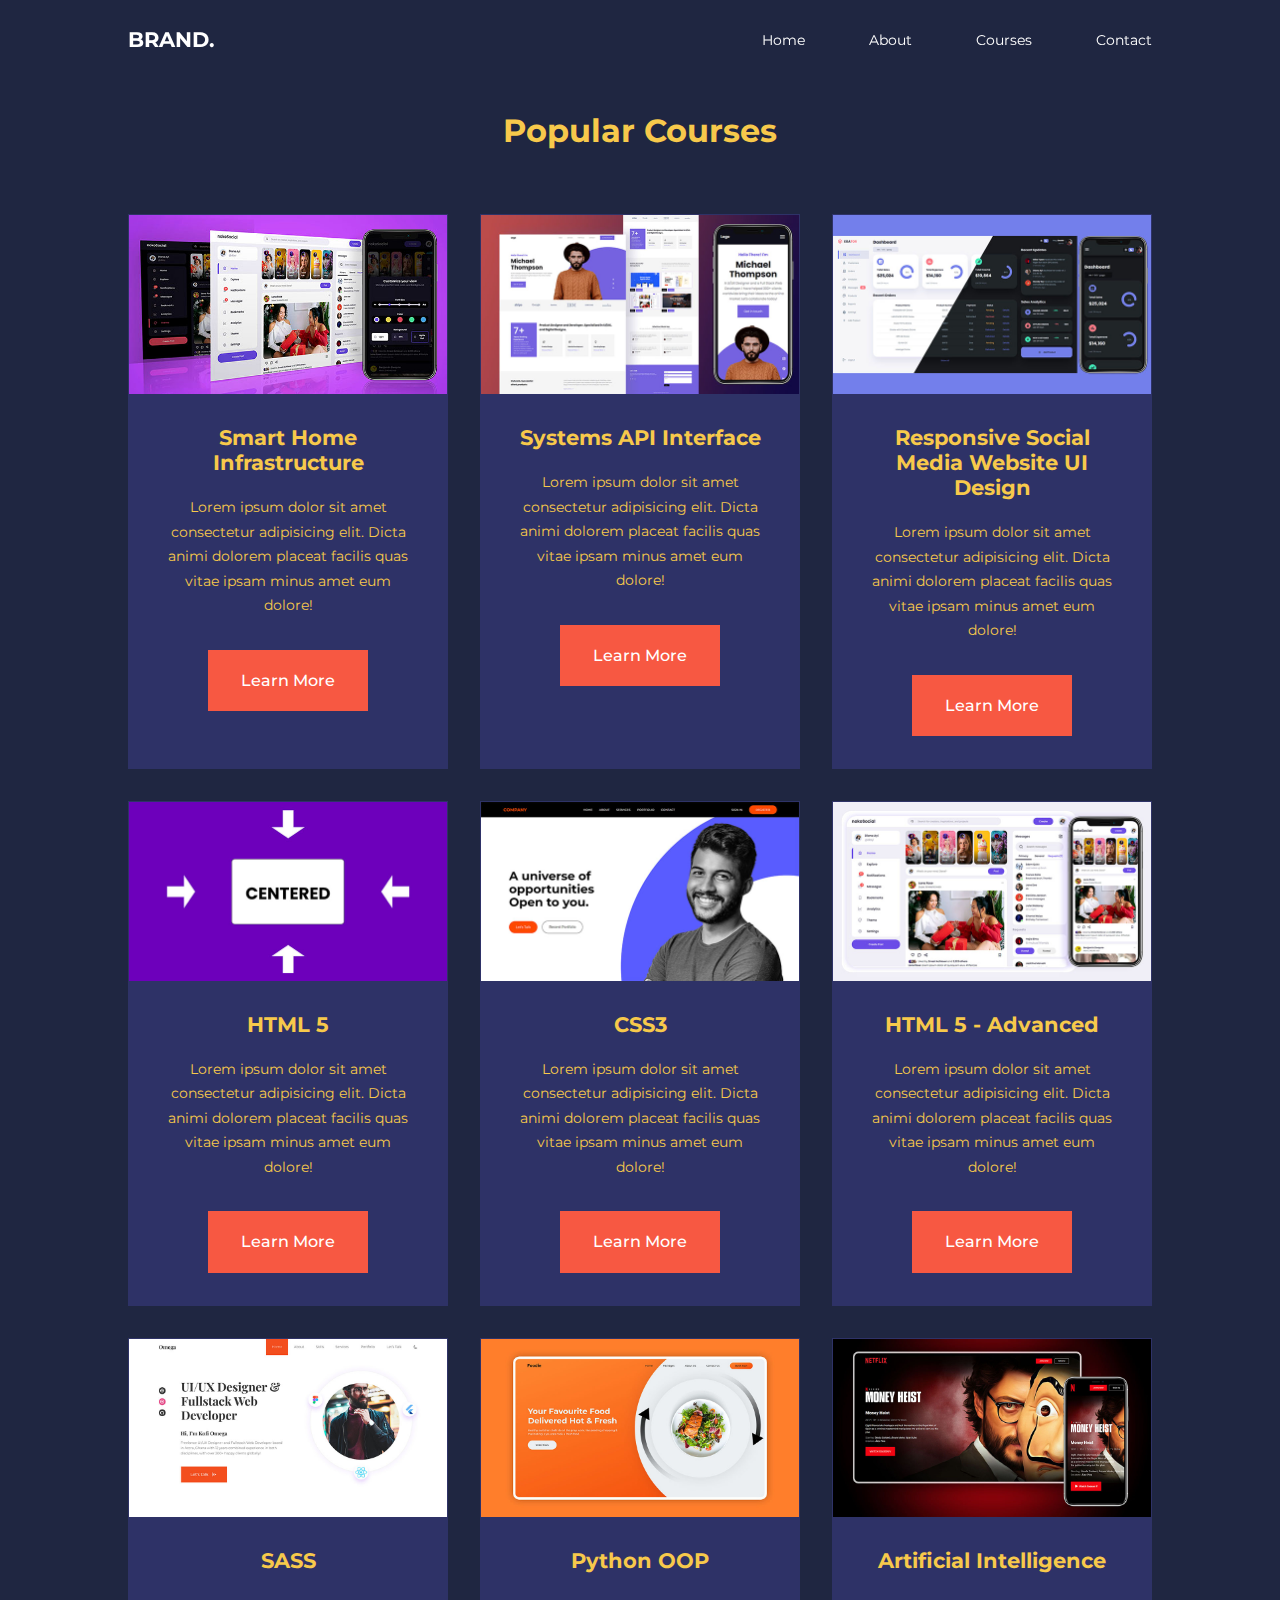
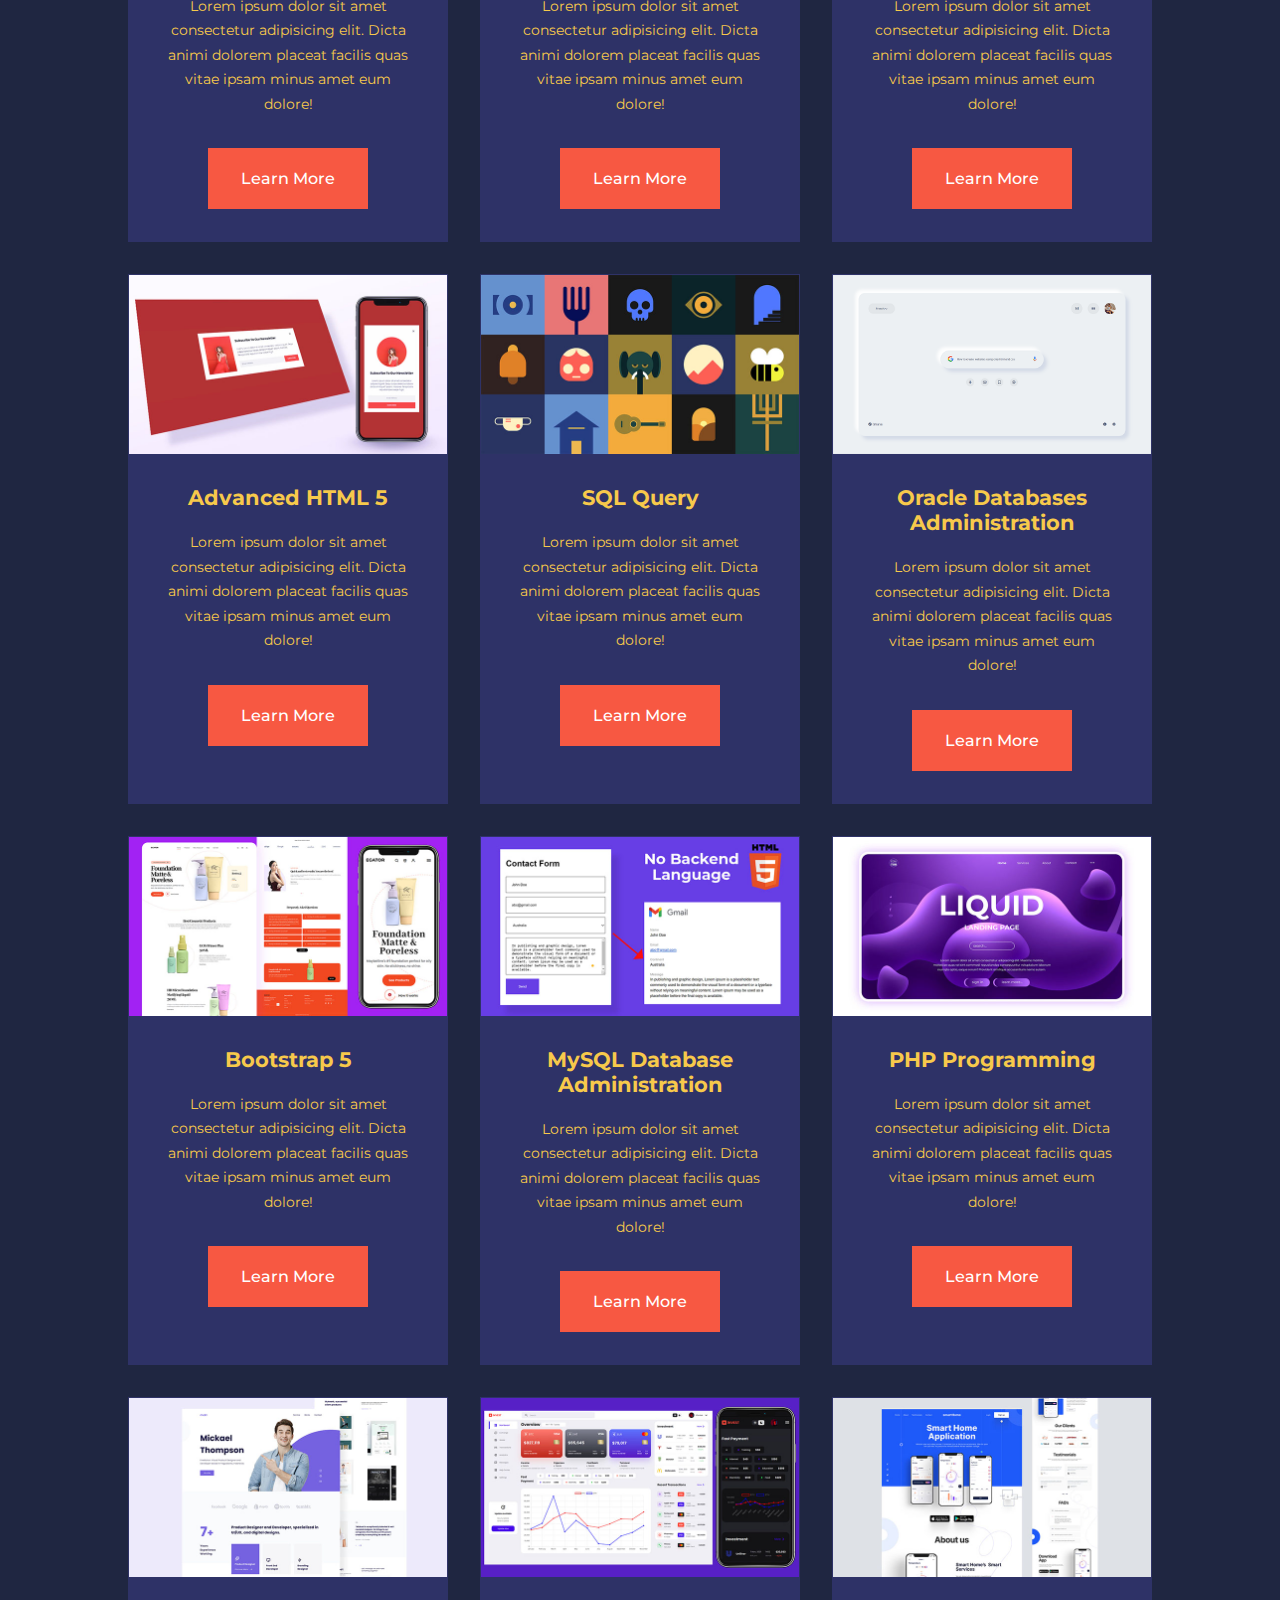
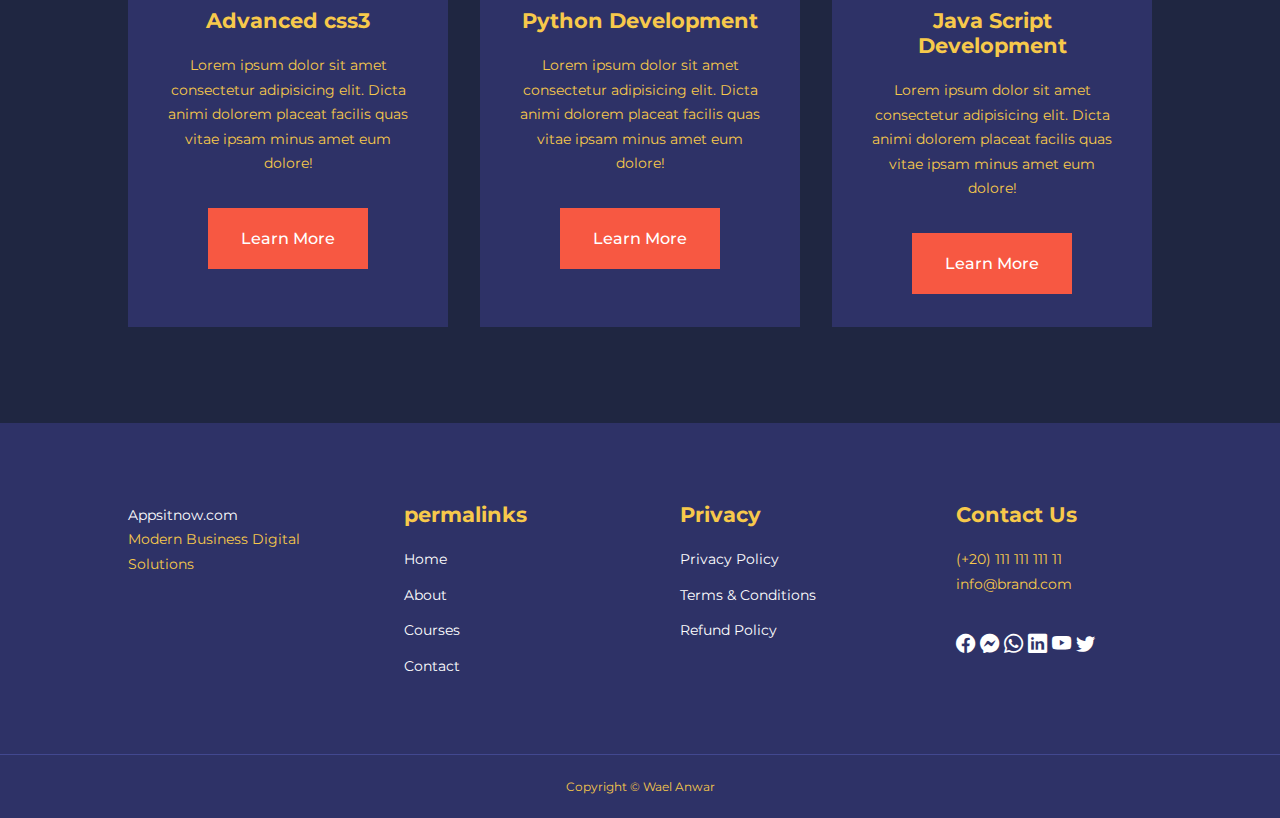
<file: courses.html>
<!DOCTYPE html>
<html lang="en">
<head>
    <meta charset="UTF-8">
    <meta http-equiv="X-UA-Compatible" content="IE=edge">
    <meta name="viewport" content="width=device-width, initial-scale=1.0">
    <!-- Bootstrap Icons-->
    <link rel="stylesheet" href="https://cdn.jsdelivr.net/npm/bootstrap-icons@1.11.2/font/bootstrap-icons.min.css">
    <!--SWIPER JS-->
    <link rel="stylesheet" href="https://cdn.jsdelivr.net/npm/swiper@11/swiper-bundle.min.css"/>
    <!-- custom Style -->
    <link rel="stylesheet" href="./css/style.css">
    <style>
        .courses{
            margin-top: 1rem;
        }
    </style>
    <title>Courses</title>

</head>
<body>
    <!-- Navbar | start -->
    <nav>
        <div class="container nav__container">
            <a href="index.html"><h4>BRAND.</h4></a>
            <ul class="nav__menu">
                <li><a href="index.html">Home</a></li>
                <li><a href="about.html">About</a></li>
                <li><a href="courses.html">Courses</a></li>
                <li><a href="contacts.html">Contact</a></li>
            </ul>
            <button id="open-menu-btn"><i class="bi bi-list"></i></button>
            <button id="close-menu-btn"><i class="bi bi-x-lg"></i></button>
        </div>
    </nav>
    <!-- Navbar | end  -->




    <!-- Cources | start -->
    <section class="courses">
        <h2>Popular Courses</h2>
        <div class="container courses__container">

            <!-- Course# 1-->
            <article class="course">    
                <div class="course__image">
                    <img src="./images/course1.jpg">
                </div>

                <div class="course__info">
                    <h4>Smart Home Infrastructure</h4>
                    <p>
                        Lorem ipsum dolor sit amet consectetur adipisicing elit. Dicta animi dolorem placeat facilis quas vitae ipsam minus amet eum dolore!
                    </p>
                    <a href="course.html" class="btn btn-primary">Learn More</a>
                </div>
                
            </article>

            <!-- Course# 2-->
            <article class="course">
                <div class="course__image">
                    <img src="./images/course2.jpg">
                </div>
                
                <div class="course__info">
                    <h4>Systems API Interface</h4>
                    <p>
                        Lorem ipsum dolor sit amet consectetur adipisicing elit. Dicta animi dolorem placeat facilis quas vitae ipsam minus amet eum dolore!
                    </p>
                    <a href="course.html" class="btn btn-primary">Learn More</a>
                </div>

            </article>

            <!-- Course# 3-->
            <article class="course">
                <div class="course__image">
                    <img src="./images/course3.jpg">
                </div>

                <div class="course__info">
                    <h4>Responsive Social Media Website UI Design</h4>
                    <p>
                        Lorem ipsum dolor sit amet consectetur adipisicing elit. Dicta animi dolorem placeat facilis quas vitae ipsam minus amet eum dolore!
                    </p>
                    <a href="course.html" class="btn btn-primary">Learn More</a>
                </div>

            </article>

            <!-- Course# 4-->
            <article class="course">
                <div class="course__image">
                    <img src="./images/course4.jpg">
                </div>

                <div class="course__info">
                    <h4>HTML 5</h4>
                    <p>
                        Lorem ipsum dolor sit amet consectetur adipisicing elit. Dicta animi dolorem placeat facilis quas vitae ipsam minus amet eum dolore!
                    </p>
                    <a href="course.html" class="btn btn-primary">Learn More</a>
                </div>

            </article>

            <!-- Course# 5-->
            <article class="course">
                <div class="course__image">
                    <img src="./images/course5.jpg">
                </div>

                <div class="course__info">
                    <h4>CSS3</h4>
                    <p>
                        Lorem ipsum dolor sit amet consectetur adipisicing elit. Dicta animi dolorem placeat facilis quas vitae ipsam minus amet eum dolore!
                    </p>
                    <a href="course.html" class="btn btn-primary">Learn More</a>
                </div>

            </article>

            <!-- Course# 6-->
            <article class="course">
                <div class="course__image">
                    <img src="./images/course6.jpg">
                </div>

                <div class="course__info">
                    <h4>HTML 5 - Advanced</h4>
                    <p>
                        Lorem ipsum dolor sit amet consectetur adipisicing elit. Dicta animi dolorem placeat facilis quas vitae ipsam minus amet eum dolore!
                    </p>
                    <a href="course.html" class="btn btn-primary">Learn More</a>
                </div>

            </article>

            <!-- Course# 7-->
            <article class="course">
                <div class="course__image">
                    <img src="./images/course7.jpg">
                </div>

                <div class="course__info">
                    <h4>SASS</h4>
                    <p>
                        Lorem ipsum dolor sit amet consectetur adipisicing elit. Dicta animi dolorem placeat facilis quas vitae ipsam minus amet eum dolore!
                    </p>
                    <a href="course.html" class="btn btn-primary">Learn More</a>
                </div>

            </article>

            <!-- Course# 8-->
            <article class="course">
                <div class="course__image">
                    <img src="./images/course8.jpg">
                </div>

                <div class="course__info">
                    <h4>Python OOP</h4>
                    <p>
                        Lorem ipsum dolor sit amet consectetur adipisicing elit. Dicta animi dolorem placeat facilis quas vitae ipsam minus amet eum dolore!
                    </p>
                    <a href="course.html" class="btn btn-primary">Learn More</a>
                </div>

            </article>

            <!-- Course# 9-->
            <article class="course">
                <div class="course__image">
                    <img src="./images/course9.jpg">
                </div>

                <div class="course__info">
                    <h4>Artificial Intelligence</h4>
                    <p>
                        Lorem ipsum dolor sit amet consectetur adipisicing elit. Dicta animi dolorem placeat facilis quas vitae ipsam minus amet eum dolore!
                    </p>
                    <a href="course.html" class="btn btn-primary">Learn More</a>
                </div>

            </article>

            <!-- Course# 10-->
            <article class="course">
                <div class="course__image">
                    <img src="./images/course10.jpg">
                </div>

                <div class="course__info">
                    <h4>Advanced HTML 5</h4>
                    <p>
                        Lorem ipsum dolor sit amet consectetur adipisicing elit. Dicta animi dolorem placeat facilis quas vitae ipsam minus amet eum dolore!
                    </p>
                    <a href="course.html" class="btn btn-primary">Learn More</a>
                </div>

            </article>

            <!-- Course# 11-->
            <article class="course">
                <div class="course__image">
                    <img src="./images/course11.jpg">
                </div>

                <div class="course__info">
                    <h4>SQL Query</h4>
                    <p>
                        Lorem ipsum dolor sit amet consectetur adipisicing elit. Dicta animi dolorem placeat facilis quas vitae ipsam minus amet eum dolore!
                    </p>
                    <a href="course.html" class="btn btn-primary">Learn More</a>
                </div>

            </article>

            <!-- Course# 12-->
            <article class="course">
                <div class="course__image">
                    <img src="./images/course12.jpg">
                </div>

                <div class="course__info">
                    <h4>Oracle Databases Administration</h4>
                    <p>
                        Lorem ipsum dolor sit amet consectetur adipisicing elit. Dicta animi dolorem placeat facilis quas vitae ipsam minus amet eum dolore!
                    </p>
                    <a href="course.html" class="btn btn-primary">Learn More</a>
                </div>

            </article>

            <!-- Course# 13-->
            <article class="course">
                <div class="course__image">
                    <img src="./images/course13.jpg">
                </div>

                <div class="course__info">
                    <h4>Bootstrap 5</h4>
                    <p>
                        Lorem ipsum dolor sit amet consectetur adipisicing elit. Dicta animi dolorem placeat facilis quas vitae ipsam minus amet eum dolore!
                    </p>
                    <a href="course.html" class="btn btn-primary">Learn More</a>
                </div>

            </article>

            <!-- Course# 14-->
            <article class="course">
                <div class="course__image">
                    <img src="./images/course14.jpg">
                </div>

                <div class="course__info">
                    <h4>MySQL Database Administration</h4>
                    <p>
                        Lorem ipsum dolor sit amet consectetur adipisicing elit. Dicta animi dolorem placeat facilis quas vitae ipsam minus amet eum dolore!
                    </p>
                    <a href="course.html" class="btn btn-primary">Learn More</a>
                </div>

            </article>


            <!-- Course# 15-->
            <article class="course">
                <div class="course__image">
                    <img src="./images/course15.jpg">
                </div>

                <div class="course__info">
                    <h4>PHP Programming</h4>
                    <p>
                        Lorem ipsum dolor sit amet consectetur adipisicing elit. Dicta animi dolorem placeat facilis quas vitae ipsam minus amet eum dolore!
                    </p>
                    <a href="course.html" class="btn btn-primary">Learn More</a>
                </div>

            </article>

            <!-- Course# 16-->
            <article class="course">
                <div class="course__image">
                    <img src="./images/course16.jpg">
                </div>

                <div class="course__info">
                    <h4>Advanced css3</h4>
                    <p>
                        Lorem ipsum dolor sit amet consectetur adipisicing elit. Dicta animi dolorem placeat facilis quas vitae ipsam minus amet eum dolore!
                    </p>
                    <a href="course.html" class="btn btn-primary">Learn More</a>
                </div>

            </article>

            <!-- Course# 17-->
            <article class="course">
                <div class="course__image">
                    <img src="./images/course17.jpg">
                </div>

                <div class="course__info">
                    <h4>Python Development</h4>
                    <p>
                        Lorem ipsum dolor sit amet consectetur adipisicing elit. Dicta animi dolorem placeat facilis quas vitae ipsam minus amet eum dolore!
                    </p>
                    <a href="course.html" class="btn btn-primary">Learn More</a>
                </div>

            </article>

            <!-- Course# 18-->
            <article class="course">
                <div class="course__image">
                    <img src="./images/course18.jpg">
                </div>

                <div class="course__info">
                    <h4>Java Script Development</h4>
                    <p>
                        Lorem ipsum dolor sit amet consectetur adipisicing elit. Dicta animi dolorem placeat facilis quas vitae ipsam minus amet eum dolore!
                    </p>
                    <a href="course.html" class="btn btn-primary">Learn More</a>
                </div>

            </article>


        </div>
    </section>
    <!-- Cources | end -->





    <!-- Footer | start -->
    <footer class="footer">
        <div class="container footer__container">

            <div class="footer__1">
                <a href="index.html" class="footer__logo">Appsitnow.com</a>
                <p>Modern Business Digital Solutions</p>
            </div>

            <div class="footer__2">
                <h4>permalinks</h4>
                <ul class="permalinks">
                    <li><a href="index.html">Home</a></li>
                    <li><a href="about.html">About</a></li>
                    <li><a href="courses.html">Courses</a></li>
                    <li><a href="contact.html">Contact</a></li>
                </ul>
            </div>

            <div class="footer__3">
                <h4>Privacy</h4>
                <ul class="privacy">
                    <li><a href="#">Privacy Policy</a></li>
                    <li><a href="#">Terms & Conditions</a></li>
                    <li><a href="#">Refund Policy</a></li>
                </ul>
            </div>

            <div class="footer__4">
                <h4>Contact Us</h4>
                <div>
                    <p>(+20) 111 111 111 11</p>
                    <p>info@brand.com</p>
                </div>

                <ul class="footer__socials">
                    <li>
                        <a href="#"><i class="bi bi-facebook"></i></a>
                        <a href="#"><i class="bi bi-messenger"></i></a>
                        <a href="#"><i class="bi bi-whatsapp"></i></a>
                        <a href="#"><i class="bi bi-linkedin"></i></a>
                        <a href="#"><i class="bi bi-youtube"></i></a>
                        <a href="#"><i class="bi bi-twitter"></i></a>
                    </li>
                </ul>
            </div>
        </div>

        <div class="footer__copyrights">
            <small>Copyright &copy; Wael Anwar</small>
        </div>
    </footer>
    <!-- Footer | end -->


    
    <!-- Main JS-->
    <script src="js/main.js"></script>

</body>
</html>
</file>
<file: css/style.css>
@import url('https://fonts.googleapis.com/css2?family=Montserrat:wght@100;200;300;400;500;600;700;800&family=Rubik:wght@300;400;500;600;700&display=swap');


*{
    margin: 0;
    padding: 0;
    border: 0;
    outline: none;
    list-style: none;
    text-decoration: none;
    box-sizing: border-box;
}

:root
{
    --color-primary: #6c63ff;
    --color-success:#00bf8e;
    --color-warning:#f7c94b;
    --color-danger:#f75842;
    --color-danger-variant:rgba(247, 88, 66, 0.4);
    --color-white:#fff;
    --color-light:rgba(255, 255, 255, 0.7);
    --color-black:#000;
    --color-bg:#1f2641;
    --color-bg1:#2e3267;
    --color-bg2: #424890;

    --container-width-lg:80%;
    --container-width-md:90%;
    --container-width-sm:94;

    --transition: all 400ms ease;
}

body 
{
    font-family: 'Montserrat', sans-serif;
    /* font-family: 'Rubik', sans-serif; */
    line-height: 1.7;
    color: var(--color-warning);
    background: var(--color-bg);
}

.container 
{
    width: var(--container-width-lg);
    margin: 0 auto;
}

section {
    padding: 6rem 0;
}

section h2 
{
    text-align: center;
    margin-bottom: 4rem;
}

h1, h2, h3, h4, h5 
{
    line-height: 1.2;
}

h1 {
    font-size: 2.4rem;
}

h2 {
    font-size: 2rem;
}

h3 {
    font-size: 1.6rem;
}

h4 {
    font-size: 1.3rem;
}

a {
    color: var(--color-white);
}

img {
    width: 100%;
    display: block;
    object-fit: cover;
}

.btn 
{
    display: inline-block;
    background: var(--color-white);
    color: var(--color-black);
    padding: 1rem 2rem;
    border: 1px solid transparent;
    font-weight: 500;
    transition: var(--transition);
}

.btn:hover
{
    background: transparent;
    color: var(--color-white);
    border-color: var(--color-white);
}

.btn-primary 
{
    background: var(--color-danger);
    color: var(--color-white);
}


/***************** NAVBAR *******************/

nav 
{
    background: transparent;
    width: 100vw;
    height: 5rem;
    position: fixed;
    top: 0;
    z-index: 11;
}

/* Change Navbar style on scroll*/
.window-scroll{
    background: var(--color-primary);
    box-shadow: 0 1rem 2rem rgba(0, 0, 0, 0.2);
}

.nav__container
{
    height: 100%;
    display: flex;
    justify-content: space-between;
    align-items: center;
}

nav button {
    display: none;
}

.nav__menu
{
    display: flex;
    align-items: center;
    gap: 4rem;
}

.nav__menu a
{
    font-size: 0.9rem;
    transition: var(--transition);
}

.nav__menu a:hover
{
    color: var(--color-bg2);
}

/***************** NAVBAR *******************/

header 
{
    position: relative;
    top: 5rem;
    overflow: hidden;
    height: 70vh;
    margin-bottom: 5rem;
}

.header__container
{
    display: grid;
    grid-template-columns: 1fr 1fr;
    align-items: center;
    gap: 5rem;
    height: 100%;
}

.header__left p
{
    margin: 1rem 0 2.4rem;
}

/***************** Categories *******************/

.categories 
{
    background: var(--color-bg1);
    height: 32rem;
}

.categories h1
{
    line-height: 1;
    margin-bottom: 3rem;
}

.categories__container
{
    display: grid;
    grid-template-columns: 40% 60%;
    /* gap: 4rem; */
}

.categories__left
{
    margin-right: 3rem;
}

.categories__left p {
    margin: 1rem 0 3rem;
}

.categories__right
{
    display: grid;
    grid-template-columns: repeat(3, 1fr);
    gap: 1.2rem;
}

.category{
    background: var(--color-bg2);
    padding: 2rem;
    border-radius: 2rem;
    transition: var(--transition);
}

.category:hover
{
    box-shadow: 0 3rem 3rem rgba(0, 0, 0, 0.3);
}

.category:nth-child(1) .category__icon
{
    background: var(--color-white);
}

.category:nth-child(2) .category__icon
{
    background: var(--color-danger);
}

.category:nth-child(2) .category__icon
{
    background: var(--color-danger);
}

.category:nth-child(3) .category__icon
{
    background: var(--color-success);
}

.category:nth-child(4) .category__icon
{
    background: var(--color-warning);
}

.category:nth-child(5) .category__icon
{
    background: var(--color-danger-variant);
}

.category__icon
{
    background: var(--color-primary);
    padding: 0.7rem;
    border-radius: 0.9rem;
}

.category h5
{
    margin: 2rem 0 1rem;
}

.category p {
    font-size: 0.85rem;
}

/***************** Courses *******************/

.courses
{
    margin-top: 10rem;
}

.courses__container{
    display: grid;
    grid-template-columns: repeat(3, 1fr);
    gap: 2rem;
}

.course 
{
    background: var(--color-bg1);
    text-align: center;
    border: 1px solid transparent;
    transition: var(--transition);
}

.course:hover
{
    background: transparent;
    border-color: var(--color-primary);
}

.course__info
{
    padding: 2rem;
}

.course__info p 
{
    margin: 1.2rem 0 2rem;
    font-size: 0.9rem;
}

/***************** FAQs *******************/

.faqs 
{
    background: var(--color-bg1);
    box-shadow: inset 0 0 3rem rgba(0, 0, 0, 0.5);
}

.faqs__container 
{
    display: grid;
    grid-template-columns: 1fr 1fr;
    gap: 1rem;
}

.faq{
    padding: 2rem;
    display: flex;
    align-items: center;
    gap: 1.4rem;
    height: fit-content;
    background: var(--color-primary);
    cursor: pointer;
}

.faq h4
{
    font-size: 1rem;
    line-height: 2.2rem;
}

.faq__icon{
    align-self: flex-start;
    font-size: 1.2rem;
}

.faq p
{
    margin-top: 0.8rem;
    display: none;
}

.faq.open p
{
    display: block;
}

/***************** Testimonials *******************/

.testimonials__container{
    overflow:hidden;
    position: relative;
    margin-bottom: 5rem;
}

.testimonial {
    padding-top: 2rem;
}

.avatar
{
    width: 6rem;
    height: 6rem;
    border-radius: 50%;
    overflow: hidden;
    margin: 0 auto 1rem;
    border: 1rem solid var(--color-bg1);
}

.testimonial__info
{
    text-align: center;
}

.testimonial__body
{
    background: var(--color-primary);
    padding: 2rem;
    margin-top: 3rem;
    position: relative;
}

.testimonial__body::before
{
    content: "";
    display: block;
    background: linear-gradient(
        135deg,
        transparent, 
        var(--color-primary),
        var(--color-primary),
        var(--color-primary));
    width: 3rem;
    height: 3rem;
    position: absolute;
    left: 50%;
    top: -1.5rem;
    transform: rotate(45deg);
}

/***************** Footer  *******************/

footer {
    background: var(--color-bg1);
    padding-top: 5rem;
    font-size: 0.9rem;
}

.footer__container{
    display: grid;
    grid-template-columns: repeat(4, 1fr);
    gap: 5rem;
}

.footer__container > div h4 
{
    margin-bottom: 1.2rem;
}

.footer__1 p
{
    margin: 0 0 2rem;
}

footer ul li
{
    margin-bottom: 0.7rem;
}

footer ul li a:hover
{
    text-decoration: underline;
}

.footer__socials
{
    display: flex;
    gap: 1rem;
    font-size: 1.2rem;
    margin-top: 2rem;
}

.footer__copyrights{
    text-align: center;
    margin-top: 4rem;
    padding: 1.2rem 0;
    border-top: 1px solid var(--color-bg2);
}

/************************************************************/
/***************** Media Query [Tablets]  *******************/
/***********************************************************/

@media screen and (max-width: 1024px)
{
    .container {
        width: var(--container-width-md);
    }

    h1{
        font-size: 2.2rem;
    }
    h2{
        font-size: 1.7rem;
    }
    h3{
        font-size: 1.4rem;
    }
    h4{
        font-size: 1.2rem;
    }
                /**************  Navbar ************/

    nav button {
        display: inline-block;
        background: transparent;
        font-size: 1.8rem;
        color: var(--color-white);
        cursor: pointer;
    }
    nav button#close-menu-btn{
        display: none;
    }
    .nav__menu{
        position: fixed;
        top: 5rem;
        right: 5%;
        height:fit-content;
        width: 18rem;
        flex-direction: column;
        gap: 0;
        display: none;
    }
    .nav__menu li {
        width: 100%;
        height: 5.8rem;
        animation: animateNavItems 400ms linear forwards;
        transform-origin: top right;
        opacity: 0;
    }

    .nav__menu li:nth-child(2)
    {
        animation-delay: 200ms;
    }
    .nav__menu li:nth-child(3)
    {
        animation-delay: 400ms;
    }
    .nav__menu li:nth-child(4)
    {
        animation-delay: 600ms;
    }

    @keyframes animateNavItems{
        0%{
            transform: rotateZ(-90deg);
        }
        100%{
            transform: rotateZ(0);
            opacity: 1;
        }
    }

    .nav__menu li a{
        background: var(--color-primary);
        box-shadow: -4rem 6rem 10rem rgba(0, 0, 0, 0.6);
        width: 100%;
        height: 100%;
        display: grid;
        place-items: center;
    }
    .nav__menu li a:hover{
        background: var(--color-bg2);
        color: var(--color-white);
    }
    header{
        height: 52vh;
        margin-bottom: 4rem;
    }
    .header__container{
        gap: 0;
        padding-bottom: 3rem;
    }
    .categories{
        height: auto;
    }
    .categories__container{
        grid-template-columns: 1fr;
        gap: 3rem;
    }
    .categories_left{
        margin-right: 0;
    }
    .courses{
        margin-top: 0;
    }
    .courses__container{
        grid-template-columns: 1fr 1fr;
    }
    .faqs__container{
        grid-template-columns: 1fr;
    }
    .faq{
        padding: 1.5rem;
    }
    .footer__container{
        grid-template-columns: 1fr 1fr;
    }
}

/************************************************************/
/***************** Media Query [ PHONE ]  *******************/
/***********************************************************/

@media screen and (max-width: 600px)
{
    container{
        width: var(--container-width-sm);
    }
    /************* NAVBAR **************/
    .nav__menu{
        right: 3%;
    }
    /************* HEADER ************/
    header{
        height: 100vh;
    }
    .header__container{
        grid-template-columns: 1fr;
        text-align: center;
        margin-top: 0;
    }
    .header__left p{
        margin-top: 1.3rem;
    }
    /************ Categories *********/
    .categories__right{
        grid-template-columns: 1fr 1fr;
        gap: 0.7rem;
    }
    .category{
        padding: 1rem;
        border-radius: 1rem;
    }
    .category__icon{
        margin-top: 4px;
        display: inline-block;
    }
    /*********** Courses **********/
    .courses__container{
        grid-template-columns: 1fr;
    }
    /********** Testimonials *****/
    .testimonials__body
    {
        padding: 1.2rem;
    }
    /****** Footer *************/
    .footer__container{
        grid-template-columns: 1fr;
        text-align: center;
        gap: 2rem;
    }
    .footer__1 p{
        margin: 1rem auto;
    }
    .footer__socials{
        justify-content: center;
    }
}
</file>
<file: css/about.css>
.about__achievments
{
    margin-top: 3rem;
}

.about__achievments-container
{
    display: grid;
    grid-template-columns: 40% 60%;
    gap: 5rem;
}

.about__achievments-right > p
{
    margin: 1.6rem 0 2.5rem;
}

.achievments__cards{
    display: grid;
    grid-template-columns: repeat(3,1fr);
    gap: 1.5rem;
}

.achievment__card{
    background: var(--color-bg1);
    padding: 1.6rem;
    border-radius: 1rem;
    text-align: center;
    transition: var(--transition);
}

.achievment__card:hover{
    background: var(--color-bg2);
    box-shadow: 0 3rem 3rem rgba(0, 0, 0, 0.2);
}

.achievment__icon
{
    background: var(--color-danger);
    padding: 0.6rem;
    border-radius: 1rem;
    display: inline-block;
    margin-bottom: 2rem;
    font-size: 2rem;
}

.achievment__card:nth-child(2) .achievment__icon{
    background: var(--color-success);
}

.achievment__card:nth-child(3) .achievment__icon{
    background: var(--color-primary);
}

.achievment__card p{
    margin-top: 1rem;
}

/***************** Members *****************/

.team
{
    background: var(--color-bg1);
    box-shadow: inset 0 0 3rem rgba(0, 0, 0, 0.5);
}

.team__container
{
    display: grid;
    grid-template-columns: repeat(4, 1fr);
    gap: 2rem;
}

.team__member{
    background: var(--color-bg2);
    padding: 2rem;
    border: 1px solid transparent;
    transition: var(--transition);
    position: relative;
    overflow: hidden;
}

.team__member:hover{
    background: transparent;
    border-color: var(--color-primary);
}

.team__member-image img
{
    filter: saturate(0);
}

.team__member:hover img
{
    filter: saturate(1);
}

.team__member-info
{
    text-align: center;
    margin-top: 1.4rem;
}

.team__member-info p
{
    color: var(--color-light);
}

.team__member-socials
{
    position: absolute;
    top: 50%;
    transform: translateY(-50%);
    right: -100%;
    display: flex;
    flex-direction: column;
    background: var(--color-primary);
    border-radius: 1rem 0 0 1rem;
    box-shadow: -2rem 0 2rem rgba(0, 0, 0, 0.3);
    transition: var(--transition);
}   

.team__member:hover .team__member-socials
{
    right: 0;
}

.team__member-socials a
{
    padding: 1rem;
}

/********** Media Query [Tablet ] *****************/

@media screen and (max-width: 1024px)
{
    .about__achievments {
        margin-top: 2rem;
    }
    .about__achievments-container{
        grid-template-columns: 1fr;
        gap: 4rem;
    }
    .about__achievments-left{
        width: 80%;
        margin: 0 auto;
    }
    .team__container{
        grid-template-columns: repeat(3, 1fr);
        gap: 1.5rem;
    }
    .team__member{
        padding: 1rem;
    }
}

/********** Media Query [Tablet ] *****************/
@media screen and (max-width: 600px)
{
    .achievments__cards{
        grid-template-columns: 1fr 1fr;
        gap: 0.7rem;
    }
    .team__container{
        grid-template-columns: 1fr 1fr;
        gap: 0.7rem;
    }
    .team__member{
        padding: 0;
    }
    .team__member p{
        margin-bottom: 1.5rem;
    }
    
}
</file>
<file: css/contacts.css>
.contact__container
{
    background: var(--color-bg1);
    padding: 4rem;
    display: grid;
    grid-template-columns: 40% 60%;
    gap: 4rem;
    height: 30rem;
    margin: 7rem auto;
    border-radius: 1rem;
}


.contact__aside
{
    background: var(--color-primary);
    padding: 3rem;
    border-radius: 1rem;
    position: relative;
    bottom: 10rem;
}

.aside__image
{
    width: 12rem;
    margin-bottom: 2rem;
}

.contact__aside h2
{
    text-align: left;
    margin-bottom: 1rem;
}

.contact__aside p
{
    font-size: 0.9rem;
    margin-bottom: 2rem;
}

.contact__details li
{
    display: flex;
    gap: 1rem;
    align-items: center;
    margin-bottom: 1rem;
}

.contact__socials
{
    display: flex;
    gap: 0.8rem;
    margin-top: 3rem;
}

.contact__socials a
{
    background: var(--color-bg2);
    padding: 0.5rem;
    border-radius: 50%;
    font-size: 0.9rem;
    transition: var(--transition);
}

.contact__details:hover
{
    background: transparent;
}


.contact__form
{
    display: flex;
    flex-direction: column;
    gap: 1.2rem;
    margin-right: 4rem;
}

.form__name
{
    display: flex;
    gap: 1.2rem;
}

.contact__form input[type="text"]
{
    width: 50%;
}

input, textarea
{
    width: 100%;
    padding: 1rem;
    background: var(--color-bg);
    color: var(--color-white);
}

.contact__form .btn
{
    width: max-content;
    margin-top: 1rem;
    cursor: pointer;
}



/***********   Media Query for [ Tablet ] **********/
@media screen and (max-width: 1024px)
{
    .contact{
        padding-bottom: 0;
    }
    .contact__container {
        gap: 1.5rem;
        margin-top: 3rem;
        height: auto;
        padding: 1.5rem;
    }
    .contact__aside{
        width: auto;
        padding: 1.5rem;
        bottom: 0;
    }
    .contact__form{
        align-self: center;
        margin-right: 1.5rem;
    }
}

/***********   Media Query for [ Phone ] **********/
@media screen and (max-width: 600px)
{
    .contact__container{
        grid-template-columns: 1fr;
        gap: 3rem;
        margin-top: 0;
        padding: 0;
    }
    .contact__form{
        margin: 0 1.5rem 3rem;
    }
    .contact__name{
        flex-direction: column;
    }
    .form__name input[type="text"]{
        width: 100%;
    }
}
</file>
